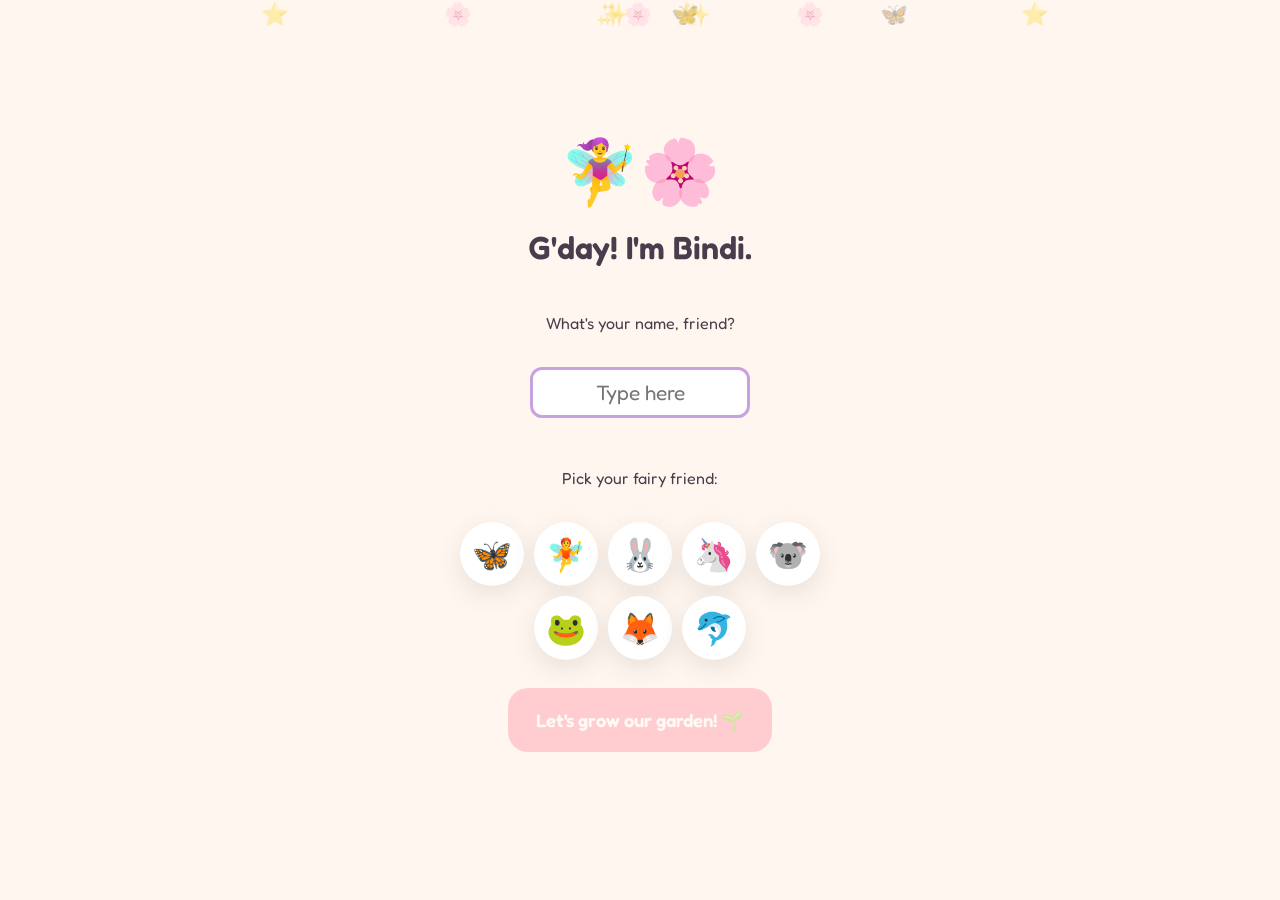
<file: index.html>
<!DOCTYPE html>
<html lang="en">
<head>
<meta charset="UTF-8">
<meta name="viewport" content="width=device-width, initial-scale=1, maximum-scale=1, user-scalable=no, viewport-fit=cover">
<title>Bindi's Fairy Word Garden</title>
<meta name="description" content="A bilingual English & Chinese first-words learning garden for little ones.">

<!-- iPad / iOS home-screen app behaviour -->
<meta name="apple-mobile-web-app-capable" content="yes">
<meta name="apple-mobile-web-app-status-bar-style" content="default">
<meta name="apple-mobile-web-app-title" content="Word Garden">
<link rel="apple-touch-icon" href="assets/icons/apple-touch-icon.png">
<link rel="manifest" href="manifest.json">
<meta name="theme-color" content="#FF8FA3">

<link rel="stylesheet" href="css/variables.css">
<link rel="stylesheet" href="css/base.css">
<link rel="stylesheet" href="css/components.css">
<link rel="stylesheet" href="css/garden.css">
<link rel="stylesheet" href="css/games.css">
</head>
<body>
<div id="app"></div>

<!-- Core -->
<script src="js/core/storage.js"></script>
<script src="js/core/sfx.js"></script>
<script src="js/core/speech.js"></script>
<script src="js/core/progress.js"></script>
<script src="js/core/wordDataLoader.js"></script>
<script src="js/core/sentenceGloss.js"></script>
<script src="js/core/parentGate.js"></script>
<script src="js/core/dailyChallenge.js"></script>
<script src="js/core/shopCatalog.js"></script>
<script src="js/core/router.js"></script>

<!-- Games (shared.js must load before individual games) -->
<script src="js/games/shared.js"></script>
<script src="js/games/listenChoose.js"></script>
<script src="js/games/missingLetter.js"></script>
<script src="js/games/wordBuilder.js"></script>
<script src="js/games/sentenceBuilder.js"></script>
<script src="js/games/letterTrace.js"></script>
<script src="js/games/memoryGame.js"></script>
<script src="js/games/speedQuiz.js"></script>
<script src="js/games/playRouter.js"></script>

<!-- UI screens (gardenView.js must load before screens that use its bottomNav helper) -->
<script src="js/ui/onboarding.js"></script>
<script src="js/ui/gardenView.js"></script>
<script src="js/ui/letterPicker.js"></script>
<script src="js/ui/wordDetail.js"></script>
<script src="js/ui/gamesHub.js"></script>
<script src="js/ui/challenge.js"></script>
<script src="js/ui/parentDashboard.js"></script>
<script src="js/ui/petView.js"></script>
<script src="js/ui/shopView.js"></script>

<!-- Bootstrap -->
<script src="js/app.js"></script>
</body>
</html>
</file>
<file: css/variables.css>
/* =========================================================
   BINDI'S FAIRY WORD GARDEN — DESIGN TOKENS
   Change values here to re-theme the whole app.
   ========================================================= */
:root {
  /* --- Palette: dusk garden, not primary-colour toy-box --- */
  --color-bg:        #FFF7EF;   /* warm blush cream, page background */
  --color-bg-soft:   #FFEFE0;   /* card background */
  --color-blossom:   #FF8FA3;   /* main pink - buttons, headers */
  --color-blossom-dk:#E56B84;   /* pressed / border state */
  --color-meadow:    #8FC98A;   /* green - success, growth */
  --color-meadow-dk: #5FA45A;
  --color-sun:       #FFC857;   /* gold - stars, rewards */
  --color-sun-dk:    #E6A93A;
  --color-lilac:     #C8A2E0;   /* fairy purple - accents, Bindi */
  --color-lilac-dk:  #A97CC4;
  --color-sky:       #8ECAE6;   /* sky blue - secondary buttons */
  --color-sky-dk:    #5FA8C7;
  --color-ink:       #4A3B4D;   /* soft plum-black, all body text */
  --color-ink-light: #7C6B7F;
  --color-white:     #FFFFFF;
  --color-error:     #E4574C;

  /* --- Type --- */
  --font-display: 'Fredoka', 'Baloo 2', system-ui, sans-serif;   /* headers, buttons, mascot speech */
  --font-write:   'Andika', sans-serif;                          /* the target word itself + tracing */
  --font-body:    'Fredoka', system-ui, sans-serif;              /* everything else */

  --fs-word-huge:   clamp(3rem, 12vw, 6rem);
  --fs-word-large:  clamp(2.2rem, 8vw, 3.6rem);
  --fs-heading:     clamp(1.6rem, 5vw, 2.4rem);
  --fs-body:        1.15rem;
  --fs-small:       0.95rem;

  /* --- Shape & motion --- */
  --radius-lg: 32px;
  --radius-md: 20px;
  --radius-sm: 12px;
  --shadow-soft: 0 8px 24px rgba(74, 59, 77, 0.12);
  --shadow-pop:  0 4px 0 rgba(0,0,0,0.12);
  --ease-bounce: cubic-bezier(.34, 1.56, .64, 1);
  --dur-fast: 150ms;
  --dur-med: 350ms;

  /* --- Layout --- */
  --touch-target: 64px;   /* minimum tap size for small fingers */
  --max-width: 900px;
}

/* Colour-blind / low-vision friendly focus ring, always visible for a11y */
:focus-visible {
  outline: 4px solid var(--color-sky-dk);
  outline-offset: 3px;
}

@media (prefers-reduced-motion: reduce) {
  *, *::before, *::after {
    animation-duration: 0.001ms !important;
    transition-duration: 0.001ms !important;
  }
}
</file>
<file: css/base.css>
@import url('https://fonts.googleapis.com/css2?family=Fredoka:wght@400;500;600;700&family=Andika:wght@400;700&display=swap');

* { box-sizing: border-box; }

html, body {
  margin: 0;
  padding: 0;
  height: 100%;
  overscroll-behavior: none;        /* stop iPad rubber-band scroll breaking games */
  -webkit-tap-highlight-color: transparent;
  user-select: none;                 /* kids double-tapping shouldn't select text */
}

body {
  font-family: var(--font-body);
  background: var(--color-bg);
  color: var(--color-ink);
  min-height: 100vh;
  min-height: 100dvh;
  overflow-x: hidden;
}

#app {
  min-height: 100vh;
  min-height: 100dvh;
  display: flex;
  flex-direction: column;
}

h1, h2, h3 {
  font-family: var(--font-display);
  font-weight: 600;
  margin: 0 0 0.4em;
  color: var(--color-ink);
}

button {
  font-family: inherit;
  cursor: pointer;
  border: none;
  background: none;
  -webkit-appearance: none;
}

img, svg { display: block; max-width: 100%; }

.visually-hidden {
  position: absolute;
  width: 1px; height: 1px;
  overflow: hidden;
  clip: rect(0 0 0 0);
}

/* Soft floating background sparkles used on most screens */
.sparkle-bg {
  position: fixed;
  inset: 0;
  pointer-events: none;
  z-index: 0;
  overflow: hidden;
}
.sparkle-bg span {
  position: absolute;
  font-size: 1.4rem;
  opacity: 0.35;
  animation: floatUp 14s linear infinite;
}
@keyframes floatUp {
  0%   { transform: translateY(10vh) rotate(0deg); opacity: 0; }
  10%  { opacity: 0.35; }
  90%  { opacity: 0.35; }
  100% { transform: translateY(-110vh) rotate(80deg); opacity: 0; }
}

.screen {
  position: relative;
  z-index: 1;
  flex: 1;
  display: flex;
  flex-direction: column;
  width: 100%;
  max-width: var(--max-width);
  margin: 0 auto;
  padding: 16px 20px 32px;
}
</file>
<file: css/components.css>
/* =========================================================
   COMPONENTS
   ========================================================= */

/* --- Buttons --- */
.btn {
  font-family: var(--font-display);
  font-weight: 600;
  font-size: var(--fs-body);
  min-height: var(--touch-target);
  padding: 14px 28px;
  border-radius: var(--radius-md);
  display: inline-flex;
  align-items: center;
  justify-content: center;
  gap: 10px;
  color: var(--color-white);
  background: var(--color-blossom);
  box-shadow: 0 4px 0 var(--color-blossom-dk);
  transition: transform var(--dur-fast) var(--ease-bounce), box-shadow var(--dur-fast);
}
.btn:active {
  transform: translateY(4px);
  box-shadow: 0 0 0 var(--color-blossom-dk);
}
.btn--secondary { background: var(--color-sky); box-shadow: 0 4px 0 var(--color-sky-dk); }
.btn--secondary:active { box-shadow: 0 0 0 var(--color-sky-dk); }
.btn--sun { background: var(--color-sun); box-shadow: 0 4px 0 var(--color-sun-dk); color: var(--color-ink); }
.btn--sun:active { box-shadow: 0 0 0 var(--color-sun-dk); }
.btn--ghost {
  background: transparent;
  color: var(--color-ink);
  box-shadow: none;
  border: 3px solid var(--color-lilac);
}
.btn--ghost:active { transform: scale(0.96); }
.btn--icon {
  width: var(--touch-target);
  height: var(--touch-target);
  padding: 0;
  border-radius: 50%;
  font-size: 1.6rem;
}
.btn:disabled { opacity: 0.4; box-shadow: none; transform: none; }

/* --- Cards --- */
.card {
  background: var(--color-white);
  border-radius: var(--radius-lg);
  box-shadow: var(--shadow-soft);
  padding: 24px;
}

/* --- Top bar (shared across screens) --- */
.topbar {
  display: flex;
  align-items: center;
  justify-content: space-between;
  padding: 6px 0 10px;
  position: relative;
  z-index: 2;
}
.topbar__title {
  font-size: 1.3rem;
  margin: 0;
}
.topbar__stars {
  display: flex;
  align-items: center;
  gap: 6px;
  font-family: var(--font-display);
  font-weight: 600;
  font-size: 1.1rem;
  background: var(--color-white);
  padding: 6px 14px;
  border-radius: 999px;
  box-shadow: var(--shadow-soft);
}

/* --- Modal (parent gate, celebrations, etc.) --- */
.modal-overlay {
  position: fixed;
  inset: 0;
  background: rgba(74, 59, 77, 0.55);
  display: flex;
  align-items: center;
  justify-content: center;
  padding: 24px;
  z-index: 100;
  animation: fadeIn var(--dur-med);
}
@keyframes fadeIn { from { opacity: 0; } to { opacity: 1; } }
.modal {
  background: var(--color-white);
  border-radius: var(--radius-lg);
  padding: 32px 28px;
  max-width: 420px;
  width: 100%;
  text-align: center;
  box-shadow: var(--shadow-soft);
  animation: popIn var(--dur-med) var(--ease-bounce);
}
@keyframes popIn { from { transform: scale(0.85); opacity: 0; } to { transform: scale(1); opacity: 1; } }

/* --- Parent gate specific --- */
.parent-gate__question {
  font-family: var(--font-display);
  font-size: 1.8rem;
  font-weight: 700;
  margin: 16px 0;
  color: var(--color-lilac-dk);
}
.parent-gate__input {
  font-family: var(--font-display);
  font-size: 1.6rem;
  text-align: center;
  width: 120px;
  padding: 10px;
  border-radius: var(--radius-sm);
  border: 3px solid var(--color-lilac);
  margin-bottom: 16px;
}
.parent-gate__note {
  font-size: var(--fs-small);
  color: var(--color-ink-light);
  margin-top: 12px;
}

/* --- Bindi mascot speech bubble --- */
.bindi-bubble {
  display: flex;
  align-items: center;
  gap: 12px;
  margin: 12px 0;
}
.bindi-bubble__avatar {
  font-size: 3rem;
  flex-shrink: 0;
  animation: bob 2.4s ease-in-out infinite;
}
@keyframes bob { 0%,100% { transform: translateY(0); } 50% { transform: translateY(-6px); } }
.bindi-bubble__text {
  background: var(--color-white);
  border-radius: var(--radius-md);
  border-bottom-left-radius: 4px;
  padding: 12px 18px;
  font-size: var(--fs-body);
  box-shadow: var(--shadow-soft);
}

/* --- Progress ring (used on letter picker) --- */
.progress-ring { position: relative; width: 100%; aspect-ratio: 1; }
.progress-ring svg { transform: rotate(-90deg); width: 100%; height: 100%; }
.progress-ring circle { fill: none; stroke-width: 8; }
.progress-ring__bg { stroke: rgba(0,0,0,0.06); }
.progress-ring__fill { stroke: var(--color-meadow); stroke-linecap: round; transition: stroke-dashoffset var(--dur-med); }
.progress-ring__label {
  position: absolute;
  inset: 0;
  display: flex;
  align-items: center;
  justify-content: center;
  font-family: var(--font-display);
  font-weight: 700;
}

/* --- Toast / celebration confetti text --- */
.celebrate-burst {
  position: fixed;
  inset: 0;
  pointer-events: none;
  z-index: 200;
  display: flex;
  align-items: center;
  justify-content: center;
}
.celebrate-burst__text {
  font-family: var(--font-display);
  font-size: clamp(2rem, 10vw, 4rem);
  font-weight: 700;
  color: var(--color-sun-dk);
  text-shadow: 0 4px 0 rgba(255,255,255,0.8);
  animation: burstPop 900ms var(--ease-bounce) forwards;
}
@keyframes burstPop {
  0%   { transform: scale(0.3) rotate(-8deg); opacity: 0; }
  40%  { transform: scale(1.15) rotate(3deg); opacity: 1; }
  70%  { transform: scale(1) rotate(0deg); }
  100% { transform: scale(1) rotate(0deg); opacity: 0; }
}
</file>
<file: css/garden.css>
/* =========================================================
   GARDEN (home screen)
   ========================================================= */
.garden {
  position: relative;
  flex: 1;
  border-radius: var(--radius-lg);
  background: linear-gradient(180deg, #FFF7EF 0%, #F3E9FF 55%, #E9F7E4 100%);
  overflow: hidden;
  padding: 20px;
  display: flex;
  flex-direction: column;
  min-height: 380px;
}

.garden__hero {
  text-align: center;
  margin-bottom: 8px;
}
.garden__hero h1 { font-size: var(--fs-heading); margin-bottom: 2px; }
.garden__hero p { margin: 0; color: var(--color-ink-light); }

.garden__streak {
  display: flex;
  justify-content: center;
  gap: 6px;
  margin: 10px 0;
}
.garden__streak-day {
  width: 34px; height: 34px;
  border-radius: 50%;
  display: flex; align-items: center; justify-content: center;
  background: rgba(255,255,255,0.7);
  font-size: 1.1rem;
}
.garden__streak-day--done { background: var(--color-sun); }

.garden__plot {
  flex: 1;
  position: relative;
  display: flex;
  align-items: flex-end;
  justify-content: center;
  flex-wrap: wrap;
  gap: 4px;
  padding: 10px 0 0;
}
.garden__flower {
  font-size: 2.4rem;
  animation: growUp 600ms var(--ease-bounce) backwards;
}
@keyframes growUp { from { transform: scale(0) translateY(20px); opacity: 0; } to { transform: scale(1) translateY(0); opacity: 1; } }

.garden__empty {
  text-align: center;
  color: var(--color-ink-light);
  font-size: var(--fs-small);
  align-self: center;
}

.garden__cta {
  margin-top: 16px;
  display: flex;
  flex-direction: column;
  gap: 12px;
  align-items: center;
}

.garden__challenge-card {
  background: var(--color-white);
  border-radius: var(--radius-md);
  padding: 16px 20px;
  display: flex;
  align-items: center;
  gap: 14px;
  box-shadow: var(--shadow-soft);
  width: 100%;
}
.garden__challenge-card__icon { font-size: 2.2rem; }
.garden__challenge-card__text { flex: 1; }
.garden__challenge-card__text strong { display: block; font-family: var(--font-display); }
.garden__challenge-card__text span { font-size: var(--fs-small); color: var(--color-ink-light); }

/* --- Bottom nav --- */
.bottom-nav {
  display: flex;
  justify-content: space-around;
  padding: 10px 6px calc(10px + env(safe-area-inset-bottom));
  background: var(--color-white);
  border-top: 2px solid var(--color-bg-soft);
  position: relative;
  z-index: 2;
}
.bottom-nav__item {
  display: flex;
  flex-direction: column;
  align-items: center;
  gap: 2px;
  font-size: 0.75rem;
  color: var(--color-ink-light);
  font-family: var(--font-display);
  min-width: 60px;
  padding: 6px;
  border-radius: var(--radius-sm);
}
.bottom-nav__item span.icon { font-size: 1.5rem; }
.bottom-nav__item--active { color: var(--color-blossom-dk); background: var(--color-bg-soft); }

/* --- Letter picker grid --- */
.letter-grid {
  display: grid;
  grid-template-columns: repeat(4, 1fr);
  gap: 12px;
  padding: 8px 0 20px;
}
@media (min-width: 600px) { .letter-grid { grid-template-columns: repeat(6, 1fr); } }

.letter-tile {
  aspect-ratio: 1;
  border-radius: var(--radius-md);
  background: var(--color-white);
  box-shadow: var(--shadow-soft);
  display: flex;
  flex-direction: column;
  align-items: center;
  justify-content: center;
  position: relative;
  font-family: var(--font-write);
}
.letter-tile__char {
  font-size: 1.8rem;
  font-weight: 700;
  color: var(--color-ink);
}
.letter-tile--locked { opacity: 0.55; }
.letter-tile__badge {
  position: absolute;
  bottom: 6px;
  font-size: 0.65rem;
  font-family: var(--font-body);
  color: var(--color-ink-light);
}
</file>
<file: css/games.css>
/* =========================================================
   WORD STAGE — the big hero display used everywhere a word
   is being taught (one word fills the screen, per Gordon's
   request: big emoji, big word, no clutter).
   ========================================================= */
.word-stage {
  flex: 1;
  display: flex;
  flex-direction: column;
  align-items: center;
  justify-content: center;
  text-align: center;
  gap: 10px;
  padding: 10px 0 20px;
}

.word-stage__emoji {
  font-size: clamp(7rem, 40vw, 13rem);
  line-height: 1;
  filter: drop-shadow(0 10px 14px rgba(74,59,77,0.18));
  animation: emojiPop 500ms var(--ease-bounce);
}
@keyframes emojiPop { from { transform: scale(0.6); opacity: 0; } to { transform: scale(1); opacity: 1; } }

.word-stage__word {
  font-family: var(--font-write);
  font-size: var(--fs-word-huge);
  font-weight: 700;
  color: var(--color-ink);
  letter-spacing: 1px;
}

.word-stage__zh {
  display: flex;
  align-items: baseline;
  gap: 10px;
  justify-content: center;
  flex-wrap: wrap;
}
.word-stage__zh-char {
  font-family: var(--font-write);
  font-size: var(--fs-word-large);
  font-weight: 700;
  color: var(--color-lilac-dk);
}
.word-stage__pinyin {
  font-size: 1.1rem;
  color: var(--color-ink-light);
}

.word-stage__sentence {
  max-width: 480px;
  color: var(--color-ink-light);
  font-size: var(--fs-body);
  margin-top: 4px;
}

.word-stage__audio-row {
  display: flex;
  gap: 14px;
  margin-top: 6px;
}

.word-stage__tag {
  font-size: 0.75rem;
  text-transform: uppercase;
  letter-spacing: 1px;
  color: var(--color-white);
  background: var(--color-lilac);
  padding: 4px 12px;
  border-radius: 999px;
  font-family: var(--font-display);
}

.word-stage__nav {
  display: flex;
  justify-content: space-between;
  width: 100%;
  margin-top: auto;
  padding-top: 16px;
}

/* =========================================================
   GAME: Choice grid (Listen & Choose / Match) — big tappable
   emoji tiles, max 4 so there's no tiny-target frustration.
   ========================================================= */
.choice-grid {
  display: grid;
  grid-template-columns: 1fr 1fr;
  gap: 18px;
  width: 100%;
  max-width: 520px;
  margin: 0 auto;
}
.choice-tile {
  background: var(--color-white);
  border-radius: var(--radius-lg);
  box-shadow: var(--shadow-soft);
  aspect-ratio: 1;
  display: flex;
  align-items: center;
  justify-content: center;
  font-size: clamp(3.5rem, 16vw, 5.5rem);
  border: 5px solid transparent;
  transition: transform var(--dur-fast) var(--ease-bounce);
}
.choice-tile:active { transform: scale(0.94); }
.choice-tile--correct { border-color: var(--color-meadow); background: #F0FBEE; }
.choice-tile--wrong { border-color: var(--color-error); background: #FDEEED; animation: shake 400ms; }
@keyframes shake { 0%,100% { transform: translateX(0); } 25% { transform: translateX(-8px); } 75% { transform: translateX(8px); } }

/* =========================================================
   GAME: Word Builder — tap scattered letters in order
   ========================================================= */
.builder {
  display: flex;
  flex-direction: column;
  align-items: center;
  gap: 28px;
  flex: 1;
  justify-content: center;
}
.builder__slots {
  display: flex;
  gap: 8px;
  flex-wrap: wrap;
  justify-content: center;
}
.builder__slot {
  width: 54px; height: 64px;
  border-bottom: 5px solid var(--color-lilac);
  display: flex; align-items: center; justify-content: center;
  font-family: var(--font-write);
  font-size: 2rem;
  font-weight: 700;
}
.builder__tiles {
  display: flex;
  gap: 10px;
  flex-wrap: wrap;
  justify-content: center;
  max-width: 480px;
}
.builder__tile {
  width: 58px; height: 58px;
  border-radius: var(--radius-sm);
  background: var(--color-sky);
  box-shadow: 0 4px 0 var(--color-sky-dk);
  color: var(--color-white);
  font-family: var(--font-write);
  font-size: 1.7rem;
  font-weight: 700;
  display: flex; align-items: center; justify-content: center;
}
.builder__tile:active { transform: translateY(3px); box-shadow: none; }
.builder__tile--used { visibility: hidden; }
.builder__hint-btn { margin-top: 4px; }

/* =========================================================
   GAME: Letter Tracing — canvas overlay on dotted glyph
   ========================================================= */
.trace-wrap {
  flex: 1;
  display: flex;
  flex-direction: column;
  align-items: center;
  justify-content: center;
  gap: 16px;
}
.trace-canvas-holder {
  position: relative;
  width: min(90vw, 420px);
  aspect-ratio: 1.4;
  background: var(--color-white);
  border-radius: var(--radius-lg);
  box-shadow: var(--shadow-soft);
  overflow: hidden;
}
.trace-canvas-holder .trace-guide {
  position: absolute;
  inset: 0;
  display: flex;
  align-items: center;
  justify-content: center;
  font-family: var(--font-write);
  font-size: clamp(4rem, 30vw, 8rem);
  font-weight: 700;
  color: rgba(74,59,77,0.16);
  pointer-events: none;
}
.trace-canvas-holder canvas {
  position: absolute;
  inset: 0;
  touch-action: none;
}

/* =========================================================
   GAME: Memory Match (spaced-repetition review)
   ========================================================= */
.memory-grid {
  display: grid;
  grid-template-columns: repeat(3, 1fr);
  gap: 10px;
  width: 100%;
  max-width: 480px;
  margin: 0 auto;
}
.memory-card {
  aspect-ratio: 0.85;
  border-radius: var(--radius-md);
  background: var(--color-lilac);
  display: flex; align-items: center; justify-content: center;
  font-size: 2.2rem;
  box-shadow: var(--shadow-soft);
  transform-style: preserve-3d;
  transition: transform 400ms var(--ease-bounce);
}
.memory-card--flipped { background: var(--color-white); transform: rotateY(180deg); }
.memory-card--matched { background: #F0FBEE; opacity: 0.6; }
.memory-card__face { backface-visibility: hidden; }
.memory-card__face--back { transform: rotateY(180deg); position: absolute; }

/* =========================================================
   Results / celebration screen
   ========================================================= */
.results {
  flex: 1;
  display: flex;
  flex-direction: column;
  align-items: center;
  justify-content: center;
  text-align: center;
  gap: 16px;
}
.results__emoji { font-size: 6rem; }
.results__stars { font-size: 2.2rem; letter-spacing: 8px; }
</file>
